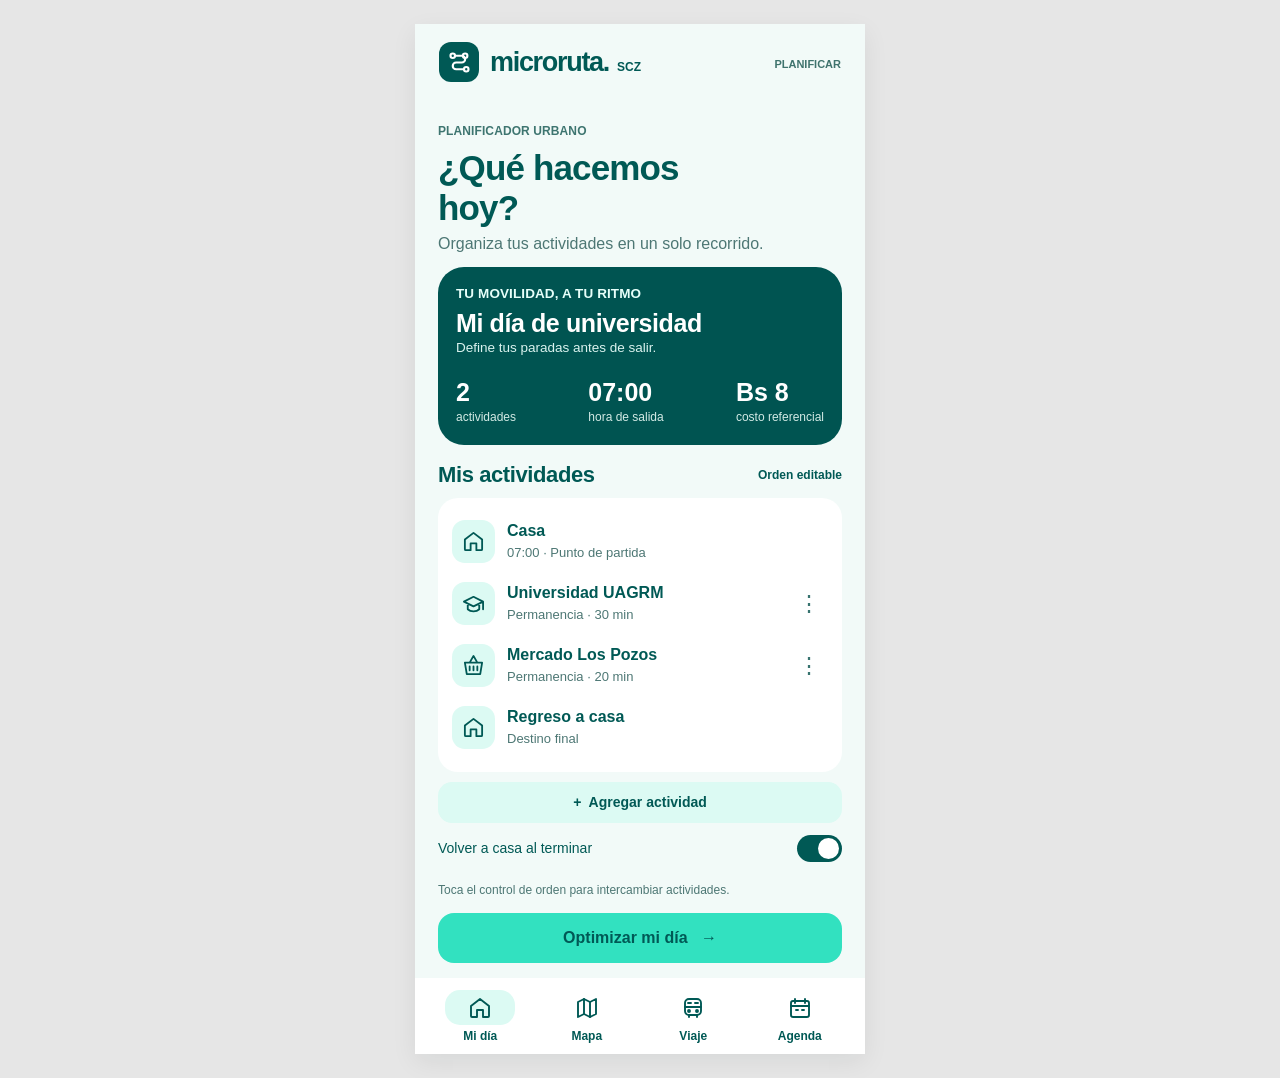
<file: index.html>
<!DOCTYPE html>
<html lang="es">
<head>
  <meta charset="UTF-8">
  <meta name="viewport" content="width=device-width, initial-scale=1.0">
  <title>Planificador | MicroRuta SCZ</title>
  <!-- Estilos compartidos: el diseño está en un archivo CSS -->
  <link rel="stylesheet" href="css/estilos.css">
</head>
<body>
  <div class="pantalla">
    <header class="encabezado">
    <a href="index.html" class="marca" aria-label="MicroRuta SCZ: inicio">
       <span class="simbolo"><svg width="27" height="27" viewBox="0 0 24 24" fill="none" stroke="white" stroke-width="1.9" stroke-linecap="round" stroke-linejoin="round" aria-hidden="true"><circle cx="6" cy="6" r="2"/><circle cx="18" cy="18" r="2"/><circle cx="17" cy="6" r="2"/><path d="M8 6h6a3 3 0 0 1 0 6H9a3 3 0 0 0 0 6h7"/></svg></span>
       <span class="logotipo">microruta.<small>SCZ</small></span>
    </a>
    <span class="etiqueta-encabezado">PLANIFICAR</span>
 </header>
    <main class="contenido">

      <!-- PANTALLA 1 / PLANIFICADOR -->
      <p class="ceja">PLANIFICADOR URBANO</p>
      <h1>¿Qué hacemos<br>hoy?</h1>
      <p class="intro">Organiza tus actividades en un solo recorrido.</p>

      <section class="tarjeta-oscura">
        <p class="ceja">TU MOVILIDAD, A TU RITMO</p>
        <h2>Mi día de universidad</h2>
        <p>Define tus paradas antes de salir.</p>
        <div class="estadisticas">
          <div class="estadistica"><strong id="cantidad-actividades">2</strong><span>actividades</span></div>
          <div class="estadistica"><strong>07:00</strong><span>hora de salida</span></div>
          <div class="estadistica"><strong>Bs 8</strong><span>costo referencial</span></div>
        </div>
      </section>

      <div class="titulo-seccion"><h2>Mis actividades</h2><small>Orden editable</small></div>
      <section class="tarjeta lista-actividades" id="lista-actividades">
         <div class="actividad"  >
   <span class="actividad-icono"><svg width="24" height="24" viewBox="0 0 24 24" fill="none" stroke="currentColor" stroke-width="1.9" stroke-linecap="round" stroke-linejoin="round" aria-hidden="true"><path d="m3 10 9-7 9 7v10a1 1 0 0 1-1 1h-5v-7H9v7H4a1 1 0 0 1-1-1z"/></svg></span>
   <div class="actividad-texto"><strong>Casa</strong><span>07:00 · Punto de partida</span></div>

 </div>
         <div class="actividad" data-editable="si" >
   <span class="actividad-icono"><svg width="24" height="24" viewBox="0 0 24 24" fill="none" stroke="currentColor" stroke-width="1.9" stroke-linecap="round" stroke-linejoin="round" aria-hidden="true"><path d="m2 10 10-5 10 5-10 5zM6 12v6c3 3 9 3 12 0v-6M22 10v8"/></svg></span>
   <div class="actividad-texto"><strong>Universidad UAGRM</strong><span>Permanencia · 30 min</span></div>
   <button class="mover" type="button" title="Mover actividad" onclick="moverActividad(this)">⋮</button>
 </div>
         <div class="actividad" data-editable="si" >
   <span class="actividad-icono"><svg width="24" height="24" viewBox="0 0 24 24" fill="none" stroke="currentColor" stroke-width="1.9" stroke-linecap="round" stroke-linejoin="round" aria-hidden="true"><path d="M3 9h18l-2 12H5L3 9zM8 9l4-7 4 7M8 13v4M12 13v4M16 13v4"/></svg></span>
   <div class="actividad-texto"><strong>Mercado Los Pozos</strong><span>Permanencia · 20 min</span></div>
   <button class="mover" type="button" title="Mover actividad" onclick="moverActividad(this)">⋮</button>
 </div>
         <div class="actividad"  id="actividad-regreso">
   <span class="actividad-icono"><svg width="24" height="24" viewBox="0 0 24 24" fill="none" stroke="currentColor" stroke-width="1.9" stroke-linecap="round" stroke-linejoin="round" aria-hidden="true"><path d="m3 10 9-7 9 7v10a1 1 0 0 1-1 1h-5v-7H9v7H4a1 1 0 0 1-1-1z"/></svg></span>
   <div class="actividad-texto"><strong>Regreso a casa</strong><span>Destino final</span></div>

 </div>
      </section>
      <button class="boton boton-suave boton-pequeno" onclick="agregarActividad()" type="button">+ &nbsp;Agregar actividad</button>
      <div class="fila-interruptor">
        <span>Volver a casa al terminar</span>
        <button class="interruptor activo" id="boton-regreso" aria-label="Volver a casa al terminar" aria-pressed="true" onclick="alternarRegreso()" type="button"><span></span></button>
      </div>
      <p class="nota">Toca el control de orden para intercambiar actividades.</p>
      <div class="acciones-fijas">
        <a class="boton boton-primario" href="resultado.html">Optimizar mi día &nbsp; →</a>
      </div>

    </main>
    <nav class="navegacion" aria-label="Navegación principal">
<a href="index.html" class="activo" aria-current="page"><span class="nav-icono"><svg width="24" height="24" viewBox="0 0 24 24" fill="none" stroke="currentColor" stroke-width="1.9" stroke-linecap="round" stroke-linejoin="round" aria-hidden="true"><path d="m3 10 9-7 9 7v10a1 1 0 0 1-1 1h-5v-7H9v7H4a1 1 0 0 1-1-1z"/></svg></span><span>Mi día</span></a>
<a href="mapa.html" class="" ><span class="nav-icono"><svg width="24" height="24" viewBox="0 0 24 24" fill="none" stroke="currentColor" stroke-width="1.9" stroke-linecap="round" stroke-linejoin="round" aria-hidden="true"><path d="M3 6 9 3l6 3 6-3v15l-6 3-6-3-6 3z"/><path d="M9 3v15M15 6v15"/></svg></span><span>Mapa</span></a>
<a href="viaje.html" class="" ><span class="nav-icono"><svg width="24" height="24" viewBox="0 0 24 24" fill="none" stroke="currentColor" stroke-width="1.9" stroke-linecap="round" stroke-linejoin="round" aria-hidden="true"><rect x="4" y="3" width="16" height="16" rx="4"/><path d="M4 11h16M8 19v2M16 19v2M7 7h3M14 7h3"/><circle cx="8" cy="15" r="1"/><circle cx="16" cy="15" r="1"/></svg></span><span>Viaje</span></a>
<a href="agenda.html" class="" ><span class="nav-icono"><svg width="24" height="24" viewBox="0 0 24 24" fill="none" stroke="currentColor" stroke-width="1.9" stroke-linecap="round" stroke-linejoin="round" aria-hidden="true"><rect x="3" y="5" width="18" height="16" rx="2"/><path d="M7 3v4M17 3v4M3 10h18M8 14h2M14 14h2"/></svg></span><span>Agenda</span></a>
</nav>
  </div>
  <!-- Funciones sencillas (agregar, guardar, marcar pasos, etc.) -->
  <script src="js/funciones.js"></script>
</body>
</html>
</file>
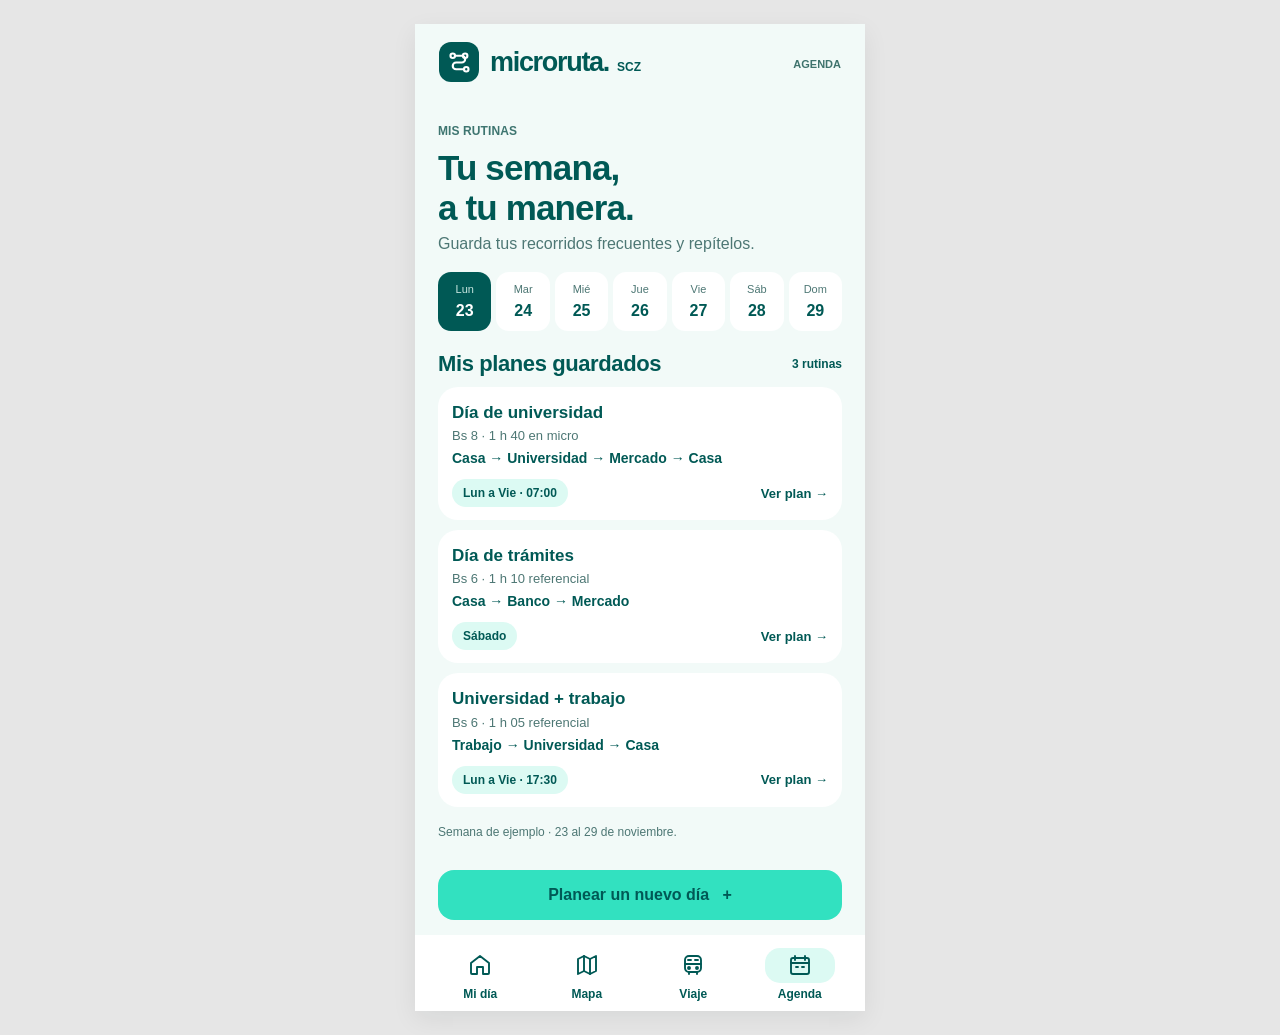
<file: agenda.html>
<!DOCTYPE html>
<html lang="es">
<head>
  <meta charset="UTF-8">
  <meta name="viewport" content="width=device-width, initial-scale=1.0">
  <title>Agenda semanal | MicroRuta SCZ</title>
  <!-- Estilos compartidos: el diseño está en un archivo CSS -->
  <link rel="stylesheet" href="css/estilos.css">
</head>
<body>
  <div class="pantalla">
    <header class="encabezado">
    <a href="index.html" class="marca" aria-label="MicroRuta SCZ: inicio">
       <span class="simbolo"><svg width="27" height="27" viewBox="0 0 24 24" fill="none" stroke="white" stroke-width="1.9" stroke-linecap="round" stroke-linejoin="round" aria-hidden="true"><circle cx="6" cy="6" r="2"/><circle cx="18" cy="18" r="2"/><circle cx="17" cy="6" r="2"/><path d="M8 6h6a3 3 0 0 1 0 6H9a3 3 0 0 0 0 6h7"/></svg></span>
       <span class="logotipo">microruta.<small>SCZ</small></span>
    </a>
    <span class="etiqueta-encabezado">AGENDA</span>
 </header>
    <main class="contenido">

      <!-- PANTALLA 6 / AGENDA -->
      <p class="ceja">MIS RUTINAS</p>
      <h1>Tu semana,<br>a tu manera.</h1>
      <p class="intro">Guarda tus recorridos frecuentes y repítelos.</p>
      <div class="dias-semana" aria-label="Semana de ejemplo: 23 a 29 de noviembre">
        <button type="button" class="dia seleccionado" aria-pressed="true" onclick="seleccionarDia(this)"><small>Lun</small><strong>23</strong></button>
        <button type="button" class="dia" aria-pressed="false" onclick="seleccionarDia(this)"><small>Mar</small><strong>24</strong></button>
        <button type="button" class="dia" aria-pressed="false" onclick="seleccionarDia(this)"><small>Mié</small><strong>25</strong></button>
        <button type="button" class="dia" aria-pressed="false" onclick="seleccionarDia(this)"><small>Jue</small><strong>26</strong></button>
        <button type="button" class="dia" aria-pressed="false" onclick="seleccionarDia(this)"><small>Vie</small><strong>27</strong></button>
        <button type="button" class="dia" aria-pressed="false" onclick="seleccionarDia(this)"><small>Sáb</small><strong>28</strong></button>
        <button type="button" class="dia" aria-pressed="false" onclick="seleccionarDia(this)"><small>Dom</small><strong>29</strong></button>
      </div>
      <div class="titulo-seccion"><h2>Mis planes guardados</h2><small>3 rutinas</small></div>
      <p class="mensaje-exito oculto" id="aviso-guardado">✓ Tu recorrido de universidad está guardado en esta agenda.</p>
      <article class="tarjeta plan-tarjeta"><h3>Día de universidad</h3><p>Bs 8 · 1 h 40 en micro</p><div class="camino">Casa → Universidad → Mercado → Casa</div><div class="plan-acciones"><span class="plan-fecha">Lun a Vie · 07:00</span><a href="resultado.html">Ver plan →</a></div></article>
      <article class="tarjeta plan-tarjeta"><h3>Día de trámites</h3><p>Bs 6 · 1 h 10 referencial</p><div class="camino">Casa → Banco → Mercado</div><div class="plan-acciones"><span class="plan-fecha">Sábado</span><a href="resultado.html">Ver plan →</a></div></article>
      <article class="tarjeta plan-tarjeta"><h3>Universidad + trabajo</h3><p>Bs 6 · 1 h 05 referencial</p><div class="camino">Trabajo → Universidad → Casa</div><div class="plan-acciones"><span class="plan-fecha">Lun a Vie · 17:30</span><a href="resultado.html">Ver plan →</a></div></article>
      <p class="nota" style="margin-top:17px">Semana de ejemplo · 23 al 29 de noviembre.</p>
      <div class="acciones-fijas" style="margin-top:20px">
         <a class="boton boton-primario" href="index.html">Planear un nuevo día &nbsp; +</a>
      </div>

    </main>
    <nav class="navegacion" aria-label="Navegación principal">
<a href="index.html" class="" ><span class="nav-icono"><svg width="24" height="24" viewBox="0 0 24 24" fill="none" stroke="currentColor" stroke-width="1.9" stroke-linecap="round" stroke-linejoin="round" aria-hidden="true"><path d="m3 10 9-7 9 7v10a1 1 0 0 1-1 1h-5v-7H9v7H4a1 1 0 0 1-1-1z"/></svg></span><span>Mi día</span></a>
<a href="mapa.html" class="" ><span class="nav-icono"><svg width="24" height="24" viewBox="0 0 24 24" fill="none" stroke="currentColor" stroke-width="1.9" stroke-linecap="round" stroke-linejoin="round" aria-hidden="true"><path d="M3 6 9 3l6 3 6-3v15l-6 3-6-3-6 3z"/><path d="M9 3v15M15 6v15"/></svg></span><span>Mapa</span></a>
<a href="viaje.html" class="" ><span class="nav-icono"><svg width="24" height="24" viewBox="0 0 24 24" fill="none" stroke="currentColor" stroke-width="1.9" stroke-linecap="round" stroke-linejoin="round" aria-hidden="true"><rect x="4" y="3" width="16" height="16" rx="4"/><path d="M4 11h16M8 19v2M16 19v2M7 7h3M14 7h3"/><circle cx="8" cy="15" r="1"/><circle cx="16" cy="15" r="1"/></svg></span><span>Viaje</span></a>
<a href="agenda.html" class="activo" aria-current="page"><span class="nav-icono"><svg width="24" height="24" viewBox="0 0 24 24" fill="none" stroke="currentColor" stroke-width="1.9" stroke-linecap="round" stroke-linejoin="round" aria-hidden="true"><rect x="3" y="5" width="18" height="16" rx="2"/><path d="M7 3v4M17 3v4M3 10h18M8 14h2M14 14h2"/></svg></span><span>Agenda</span></a>
</nav>
  </div>
  <!-- Funciones sencillas (agregar, guardar, marcar pasos, etc.) -->
  <script src="js/funciones.js"></script>
</body>
</html>
</file>
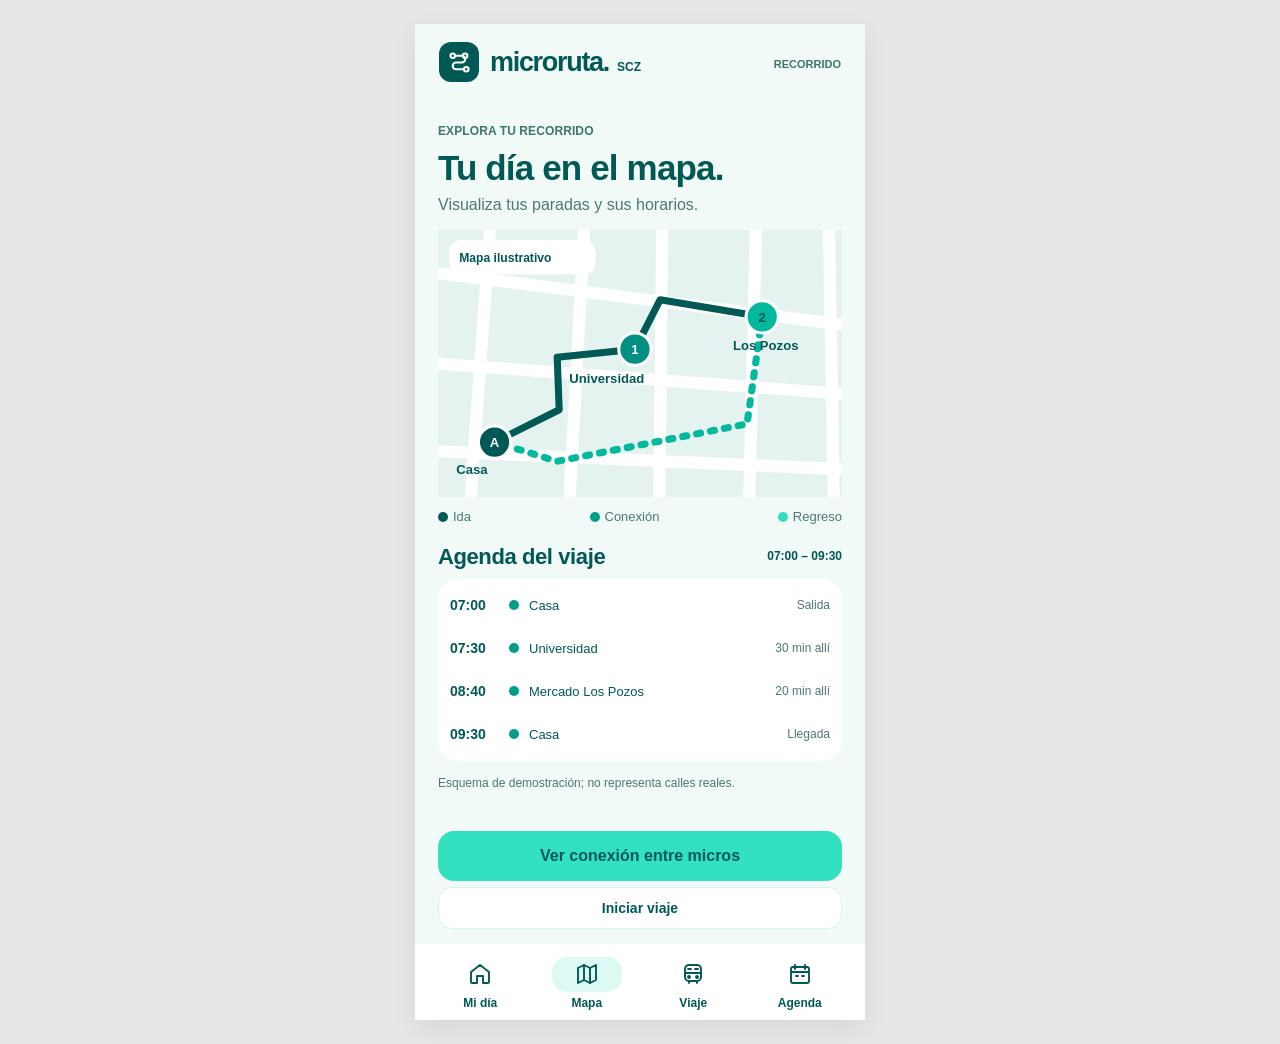
<file: mapa.html>
<!DOCTYPE html>
<html lang="es">
<head>
  <meta charset="UTF-8">
  <meta name="viewport" content="width=device-width, initial-scale=1.0">
  <title>Mapa del recorrido | MicroRuta SCZ</title>
  <!-- Estilos compartidos: el diseño está en un archivo CSS -->
  <link rel="stylesheet" href="css/estilos.css">
</head>
<body>
  <div class="pantalla">
    <header class="encabezado">
    <a href="index.html" class="marca" aria-label="MicroRuta SCZ: inicio">
       <span class="simbolo"><svg width="27" height="27" viewBox="0 0 24 24" fill="none" stroke="white" stroke-width="1.9" stroke-linecap="round" stroke-linejoin="round" aria-hidden="true"><circle cx="6" cy="6" r="2"/><circle cx="18" cy="18" r="2"/><circle cx="17" cy="6" r="2"/><path d="M8 6h6a3 3 0 0 1 0 6H9a3 3 0 0 0 0 6h7"/></svg></span>
       <span class="logotipo">microruta.<small>SCZ</small></span>
    </a>
    <span class="etiqueta-encabezado">RECORRIDO</span>
 </header>
    <main class="contenido">

      <!-- PANTALLA 3 / MAPA -->
      <p class="ceja">EXPLORA TU RECORRIDO</p>
      <h1>Tu día en el mapa.</h1>
      <p class="intro">Visualiza tus paradas y sus horarios.</p>
      <div class="mapa-ilustrativo"><svg viewBox="0 0 400 264" xmlns="http://www.w3.org/2000/svg" role="img" aria-label="Mapa de ejemplo con Casa, Universidad y Mercado Los Pozos">
 <rect width="400" height="264" fill="#e4f3ef"/>
 <g fill="none" stroke="#fff" stroke-width="12">
  <path d="M52 -8 32 270M145 -6 130 271M222 -5 219 272M315 -8 308 270M387 -4 392 270"/>
  <path d="M-5 42 410 95M-5 132 412 163M-5 219 406 237"/>
 </g>
 <path d="M56 210L120 178L118 126L195 118L220 69L321 86" stroke="#005955" stroke-width="7" fill="none" stroke-linecap="round" stroke-linejoin="round"/>
 <path d="M321 86L306 192L118 229L56 210" stroke="#02b99d" stroke-width="7" fill="none" stroke-linecap="round" stroke-linejoin="round" stroke-dasharray="4 10"/>
 <rect x="11" y="10" width="145" height="34" rx="12" fill="white"/>
 <text x="21" y="32" font-size="12" font-weight="bold" font-family="Arial" fill="#005955">Mapa ilustrativo</text>
 <g font-family="Arial" font-weight="bold" font-size="13" text-anchor="middle">
  <circle cx="56" cy="210" r="16" fill="#005955" stroke="white" stroke-width="3"/><text x="56" y="215" fill="white">A</text>
  <circle cx="195" cy="118" r="16" fill="#008f80" stroke="white" stroke-width="3"/><text x="195" y="123" fill="white">1</text>
  <circle cx="321" cy="86" r="16" fill="#02b99d" stroke="white" stroke-width="3"/><text x="321" y="91" fill="#005955">2</text>
 </g>
 <g fill="#005955" font-family="Arial" font-weight="bold" font-size="13">
  <text x="18" y="242">Casa</text><text x="130" y="151">Universidad</text><text x="292" y="119">Los Pozos</text>
 </g>
</svg></div>
      <div class="leyenda"><span><i class="punto ida"></i>Ida</span><span><i class="punto conexion"></i>Conexión</span><span><i class="punto regreso"></i>Regreso</span></div>
      <div class="titulo-seccion"><h2>Agenda del viaje</h2><small>07:00 – 09:30</small></div>
      <section class="tarjeta agenda-viaje">
        <div class="hora-evento"><strong>07:00</strong><i class="punto conexion"></i><span>Casa</span><span class="momento">Salida</span></div>
        <div class="hora-evento"><strong>07:30</strong><i class="punto conexion"></i><span>Universidad</span><span class="momento">30 min allí</span></div>
        <div class="hora-evento"><strong>08:40</strong><i class="punto conexion"></i><span>Mercado Los Pozos</span><span class="momento">20 min allí</span></div>
        <div class="hora-evento"><strong>09:30</strong><i class="punto conexion"></i><span>Casa</span><span class="momento">Llegada</span></div>
      </section>
      <p class="nota" style="margin-top:14px">Esquema de demostración; no representa calles reales.</p>
      <div class="acciones-fijas" style="margin-top:30px">
        <a href="transbordo.html" class="boton boton-primario">Ver conexión entre micros</a>
        <a href="viaje.html" class="boton boton-blanco boton-pequeno">Iniciar viaje</a>
      </div>

    </main>
    <nav class="navegacion" aria-label="Navegación principal">
<a href="index.html" class="" ><span class="nav-icono"><svg width="24" height="24" viewBox="0 0 24 24" fill="none" stroke="currentColor" stroke-width="1.9" stroke-linecap="round" stroke-linejoin="round" aria-hidden="true"><path d="m3 10 9-7 9 7v10a1 1 0 0 1-1 1h-5v-7H9v7H4a1 1 0 0 1-1-1z"/></svg></span><span>Mi día</span></a>
<a href="mapa.html" class="activo" aria-current="page"><span class="nav-icono"><svg width="24" height="24" viewBox="0 0 24 24" fill="none" stroke="currentColor" stroke-width="1.9" stroke-linecap="round" stroke-linejoin="round" aria-hidden="true"><path d="M3 6 9 3l6 3 6-3v15l-6 3-6-3-6 3z"/><path d="M9 3v15M15 6v15"/></svg></span><span>Mapa</span></a>
<a href="viaje.html" class="" ><span class="nav-icono"><svg width="24" height="24" viewBox="0 0 24 24" fill="none" stroke="currentColor" stroke-width="1.9" stroke-linecap="round" stroke-linejoin="round" aria-hidden="true"><rect x="4" y="3" width="16" height="16" rx="4"/><path d="M4 11h16M8 19v2M16 19v2M7 7h3M14 7h3"/><circle cx="8" cy="15" r="1"/><circle cx="16" cy="15" r="1"/></svg></span><span>Viaje</span></a>
<a href="agenda.html" class="" ><span class="nav-icono"><svg width="24" height="24" viewBox="0 0 24 24" fill="none" stroke="currentColor" stroke-width="1.9" stroke-linecap="round" stroke-linejoin="round" aria-hidden="true"><rect x="3" y="5" width="18" height="16" rx="2"/><path d="M7 3v4M17 3v4M3 10h18M8 14h2M14 14h2"/></svg></span><span>Agenda</span></a>
</nav>
  </div>
  <!-- Funciones sencillas (agregar, guardar, marcar pasos, etc.) -->
  <script src="js/funciones.js"></script>
</body>
</html>
</file>
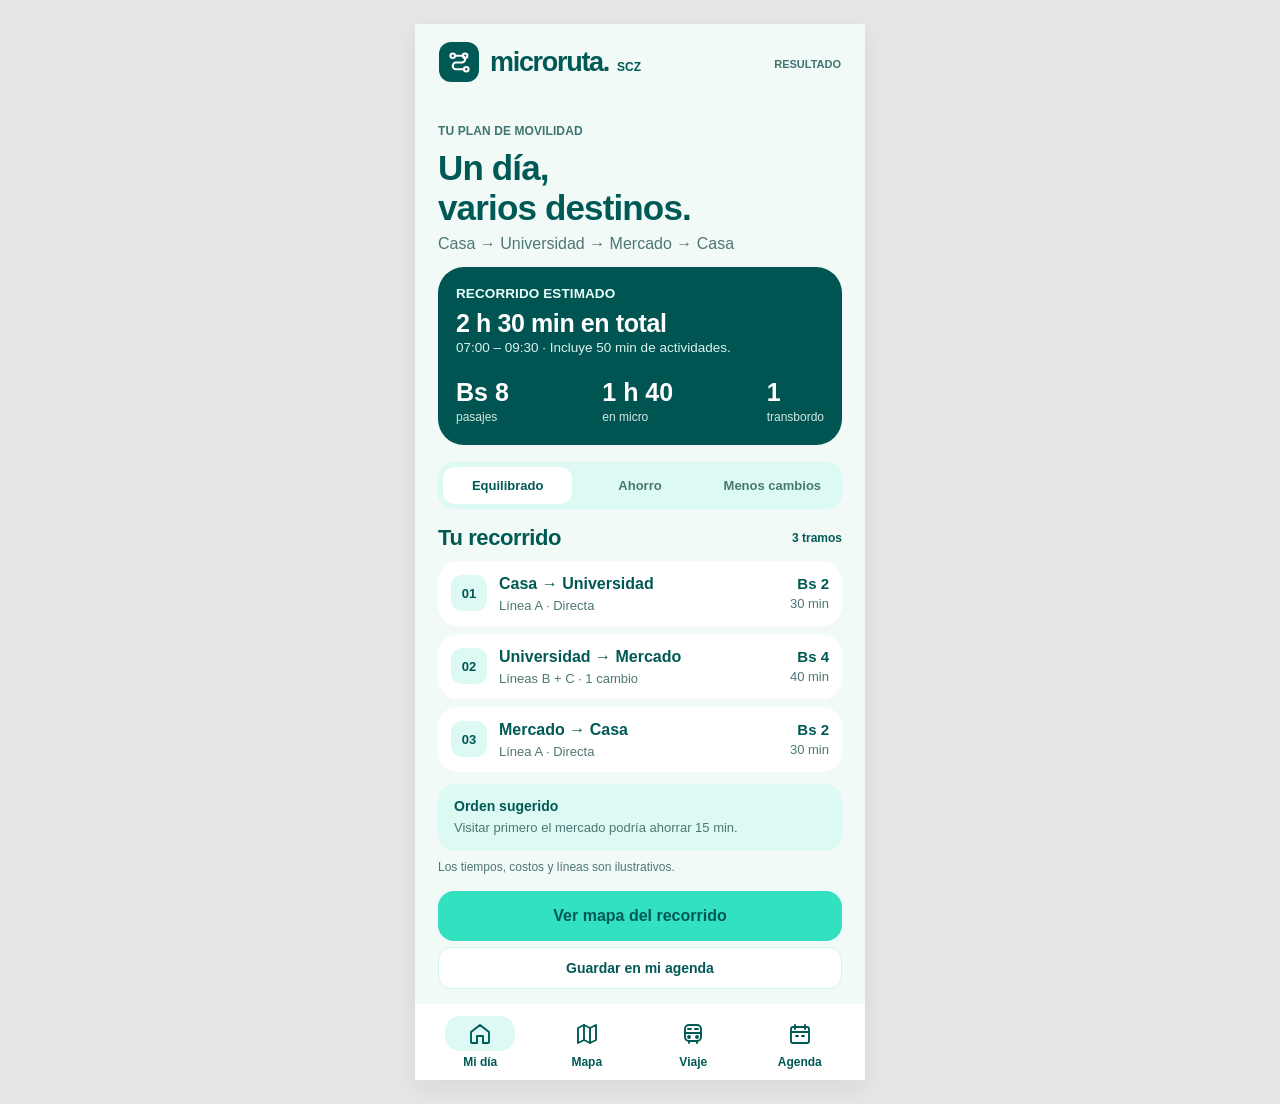
<file: resultado.html>
<!DOCTYPE html>
<html lang="es">
<head>
  <meta charset="UTF-8">
  <meta name="viewport" content="width=device-width, initial-scale=1.0">
  <title>Resultado de movilidad | MicroRuta SCZ</title>
  <!-- Estilos compartidos: el diseño está en un archivo CSS -->
  <link rel="stylesheet" href="css/estilos.css">
</head>
<body>
  <div class="pantalla">
    <header class="encabezado">
    <a href="index.html" class="marca" aria-label="MicroRuta SCZ: inicio">
       <span class="simbolo"><svg width="27" height="27" viewBox="0 0 24 24" fill="none" stroke="white" stroke-width="1.9" stroke-linecap="round" stroke-linejoin="round" aria-hidden="true"><circle cx="6" cy="6" r="2"/><circle cx="18" cy="18" r="2"/><circle cx="17" cy="6" r="2"/><path d="M8 6h6a3 3 0 0 1 0 6H9a3 3 0 0 0 0 6h7"/></svg></span>
       <span class="logotipo">microruta.<small>SCZ</small></span>
    </a>
    <span class="etiqueta-encabezado">RESULTADO</span>
 </header>
    <main class="contenido">

      <!-- PANTALLA 2 / RESULTADO -->
      <p class="ceja">TU PLAN DE MOVILIDAD</p>
      <h1>Un día,<br>varios destinos.</h1>
      <p class="intro">Casa → Universidad → Mercado → Casa</p>
      <section class="tarjeta-oscura">
        <p class="ceja">RECORRIDO ESTIMADO</p>
        <h2>2 h 30 min en total</h2>
        <p>07:00 – 09:30 · Incluye 50 min de actividades.</p>
        <div class="estadisticas">
          <div class="estadistica"><strong>Bs 8</strong><span>pasajes</span></div>
          <div class="estadistica"><strong>1 h 40</strong><span>en micro</span></div>
          <div class="estadistica"><strong>1</strong><span>transbordo</span></div>
        </div>
      </section>
      <div class="conjunto-opciones" aria-label="Preferencia de recorrido">
        <button type="button" class="opcion seleccionada" onclick="seleccionarOpcion(this,'Visitar primero el mercado podría ahorrar 15 min.')">Equilibrado</button>
        <button type="button" class="opcion" onclick="seleccionarOpcion(this,'Busca una alternativa con menor costo; datos de demostración.')">Ahorro</button>
        <button type="button" class="opcion" onclick="seleccionarOpcion(this,'Prioriza recorridos directos cuando estén disponibles.')">Menos cambios</button>
      </div>
      <div class="titulo-seccion"><h2>Tu recorrido</h2><small>3 tramos</small></div>
      <section aria-label="Tres tramos del recorrido">
        <div class="tarjeta tramo"><span class="numero-tramo">01</span><div class="tramo-texto"><h3>Casa → Universidad</h3><p>Línea A · Directa</p></div><div class="tramo-cifras"><strong>Bs 2</strong><span>30 min</span></div></div>
        <div class="tarjeta tramo"><span class="numero-tramo">02</span><div class="tramo-texto"><h3>Universidad → Mercado</h3><p>Líneas B + C · 1 cambio</p></div><div class="tramo-cifras"><strong>Bs 4</strong><span>40 min</span></div></div>
        <div class="tarjeta tramo"><span class="numero-tramo">03</span><div class="tramo-texto"><h3>Mercado → Casa</h3><p>Línea A · Directa</p></div><div class="tramo-cifras"><strong>Bs 2</strong><span>30 min</span></div></div>
      </section>
      <div class="aviso"><strong>Orden sugerido</strong><p id="texto-sugerencia">Visitar primero el mercado podría ahorrar 15 min.</p></div>
      <p class="nota">Los tiempos, costos y líneas son ilustrativos.</p>
      <div class="acciones-fijas">
        <a class="boton boton-primario" href="mapa.html">Ver mapa del recorrido</a>
        <button class="boton boton-blanco boton-pequeno" type="button" onclick="guardarAgenda()">Guardar en mi agenda</button>
      </div>

    </main>
    <nav class="navegacion" aria-label="Navegación principal">
<a href="index.html" class="activo" aria-current="page"><span class="nav-icono"><svg width="24" height="24" viewBox="0 0 24 24" fill="none" stroke="currentColor" stroke-width="1.9" stroke-linecap="round" stroke-linejoin="round" aria-hidden="true"><path d="m3 10 9-7 9 7v10a1 1 0 0 1-1 1h-5v-7H9v7H4a1 1 0 0 1-1-1z"/></svg></span><span>Mi día</span></a>
<a href="mapa.html" class="" ><span class="nav-icono"><svg width="24" height="24" viewBox="0 0 24 24" fill="none" stroke="currentColor" stroke-width="1.9" stroke-linecap="round" stroke-linejoin="round" aria-hidden="true"><path d="M3 6 9 3l6 3 6-3v15l-6 3-6-3-6 3z"/><path d="M9 3v15M15 6v15"/></svg></span><span>Mapa</span></a>
<a href="viaje.html" class="" ><span class="nav-icono"><svg width="24" height="24" viewBox="0 0 24 24" fill="none" stroke="currentColor" stroke-width="1.9" stroke-linecap="round" stroke-linejoin="round" aria-hidden="true"><rect x="4" y="3" width="16" height="16" rx="4"/><path d="M4 11h16M8 19v2M16 19v2M7 7h3M14 7h3"/><circle cx="8" cy="15" r="1"/><circle cx="16" cy="15" r="1"/></svg></span><span>Viaje</span></a>
<a href="agenda.html" class="" ><span class="nav-icono"><svg width="24" height="24" viewBox="0 0 24 24" fill="none" stroke="currentColor" stroke-width="1.9" stroke-linecap="round" stroke-linejoin="round" aria-hidden="true"><rect x="3" y="5" width="18" height="16" rx="2"/><path d="M7 3v4M17 3v4M3 10h18M8 14h2M14 14h2"/></svg></span><span>Agenda</span></a>
</nav>
  </div>
  <!-- Funciones sencillas (agregar, guardar, marcar pasos, etc.) -->
  <script src="js/funciones.js"></script>
</body>
</html>
</file>
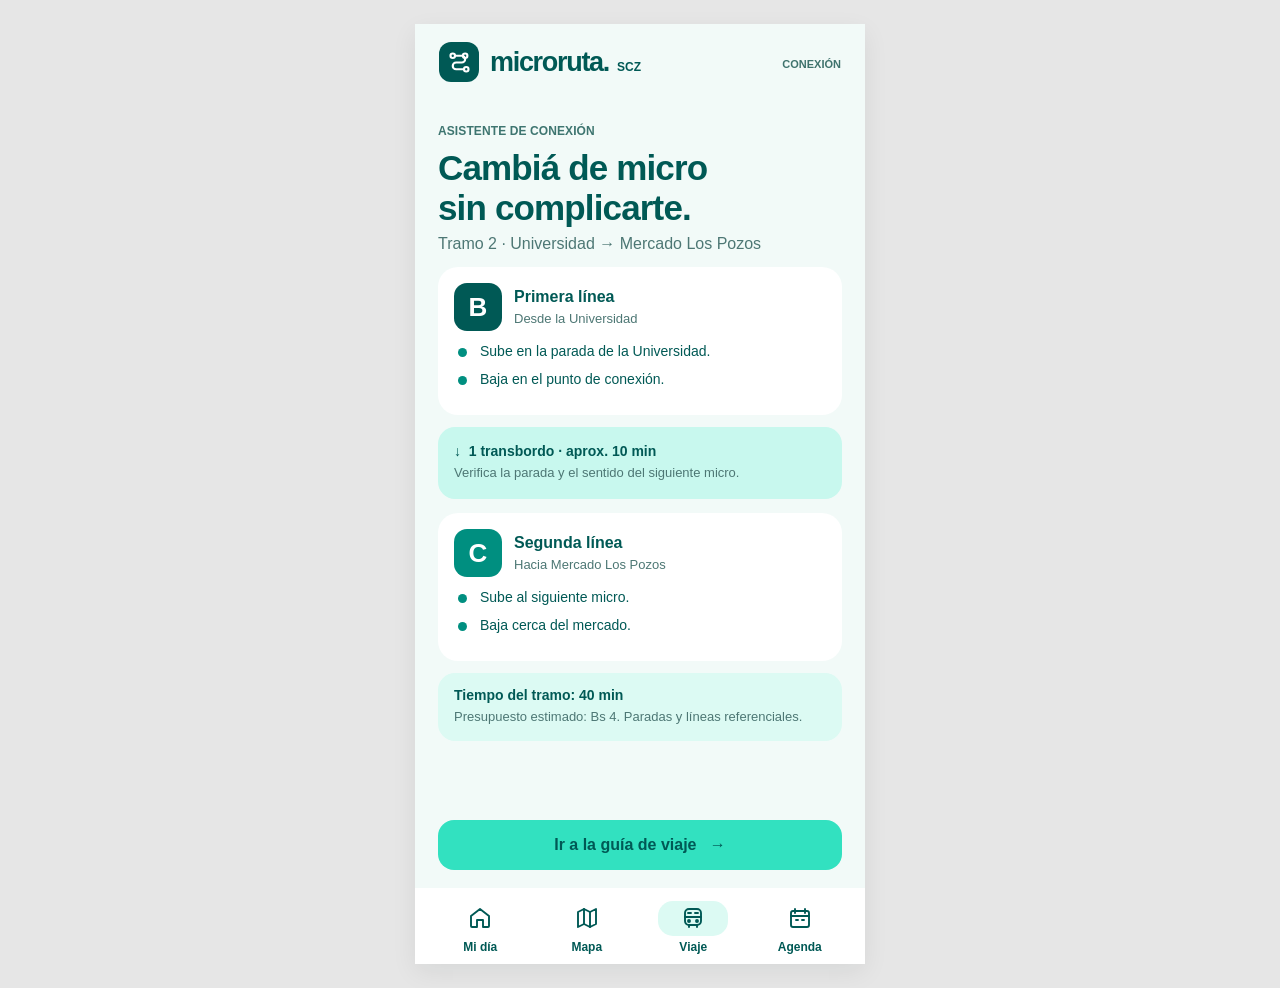
<file: transbordo.html>
<!DOCTYPE html>
<html lang="es">
<head>
  <meta charset="UTF-8">
  <meta name="viewport" content="width=device-width, initial-scale=1.0">
  <title>Asistente de transbordo | MicroRuta SCZ</title>
  <!-- Estilos compartidos: el diseño está en un archivo CSS -->
  <link rel="stylesheet" href="css/estilos.css">
</head>
<body>
  <div class="pantalla">
    <header class="encabezado">
    <a href="index.html" class="marca" aria-label="MicroRuta SCZ: inicio">
       <span class="simbolo"><svg width="27" height="27" viewBox="0 0 24 24" fill="none" stroke="white" stroke-width="1.9" stroke-linecap="round" stroke-linejoin="round" aria-hidden="true"><circle cx="6" cy="6" r="2"/><circle cx="18" cy="18" r="2"/><circle cx="17" cy="6" r="2"/><path d="M8 6h6a3 3 0 0 1 0 6H9a3 3 0 0 0 0 6h7"/></svg></span>
       <span class="logotipo">microruta.<small>SCZ</small></span>
    </a>
    <span class="etiqueta-encabezado">CONEXIÓN</span>
 </header>
    <main class="contenido">

      <!-- PANTALLA 4 / TRANSBORDO -->
      <p class="ceja">ASISTENTE DE CONEXIÓN</p>
      <h1>Cambiá de micro<br>sin complicarte.</h1>
      <p class="intro">Tramo 2 · Universidad → Mercado Los Pozos</p>
      <section class="tarjeta tarjeta-linea">
        <div class="linea-titulo"><span class="linea-letra">B</span><div><strong>Primera línea</strong><span>Desde la Universidad</span></div></div>
        <ul class="pasos-linea"><li>Sube en la parada de la Universidad.</li><li>Baja en el punto de conexión.</li></ul>
      </section>
      <div class="aviso aviso-menta" style="padding:16px"><strong>↓ &nbsp;1 transbordo · aprox. 10 min</strong><p>Verifica la parada y el sentido del siguiente micro.</p></div>
      <section class="tarjeta tarjeta-linea" style="margin-top:14px">
        <div class="linea-titulo"><span class="linea-letra clara">C</span><div><strong>Segunda línea</strong><span>Hacia Mercado Los Pozos</span></div></div>
        <ul class="pasos-linea"><li>Sube al siguiente micro.</li><li>Baja cerca del mercado.</li></ul>
      </section>
      <div class="aviso"><strong>Tiempo del tramo: 40 min</strong><p>Presupuesto estimado: Bs 4. Paradas y líneas referenciales.</p></div>
      <div class="acciones-fijas" style="margin-top:70px">
        <a class="boton boton-primario" href="viaje.html">Ir a la guía de viaje &nbsp; →</a>
      </div>

    </main>
    <nav class="navegacion" aria-label="Navegación principal">
<a href="index.html" class="" ><span class="nav-icono"><svg width="24" height="24" viewBox="0 0 24 24" fill="none" stroke="currentColor" stroke-width="1.9" stroke-linecap="round" stroke-linejoin="round" aria-hidden="true"><path d="m3 10 9-7 9 7v10a1 1 0 0 1-1 1h-5v-7H9v7H4a1 1 0 0 1-1-1z"/></svg></span><span>Mi día</span></a>
<a href="mapa.html" class="" ><span class="nav-icono"><svg width="24" height="24" viewBox="0 0 24 24" fill="none" stroke="currentColor" stroke-width="1.9" stroke-linecap="round" stroke-linejoin="round" aria-hidden="true"><path d="M3 6 9 3l6 3 6-3v15l-6 3-6-3-6 3z"/><path d="M9 3v15M15 6v15"/></svg></span><span>Mapa</span></a>
<a href="viaje.html" class="activo" aria-current="page"><span class="nav-icono"><svg width="24" height="24" viewBox="0 0 24 24" fill="none" stroke="currentColor" stroke-width="1.9" stroke-linecap="round" stroke-linejoin="round" aria-hidden="true"><rect x="4" y="3" width="16" height="16" rx="4"/><path d="M4 11h16M8 19v2M16 19v2M7 7h3M14 7h3"/><circle cx="8" cy="15" r="1"/><circle cx="16" cy="15" r="1"/></svg></span><span>Viaje</span></a>
<a href="agenda.html" class="" ><span class="nav-icono"><svg width="24" height="24" viewBox="0 0 24 24" fill="none" stroke="currentColor" stroke-width="1.9" stroke-linecap="round" stroke-linejoin="round" aria-hidden="true"><rect x="3" y="5" width="18" height="16" rx="2"/><path d="M7 3v4M17 3v4M3 10h18M8 14h2M14 14h2"/></svg></span><span>Agenda</span></a>
</nav>
  </div>
  <!-- Funciones sencillas (agregar, guardar, marcar pasos, etc.) -->
  <script src="js/funciones.js"></script>
</body>
</html>
</file>
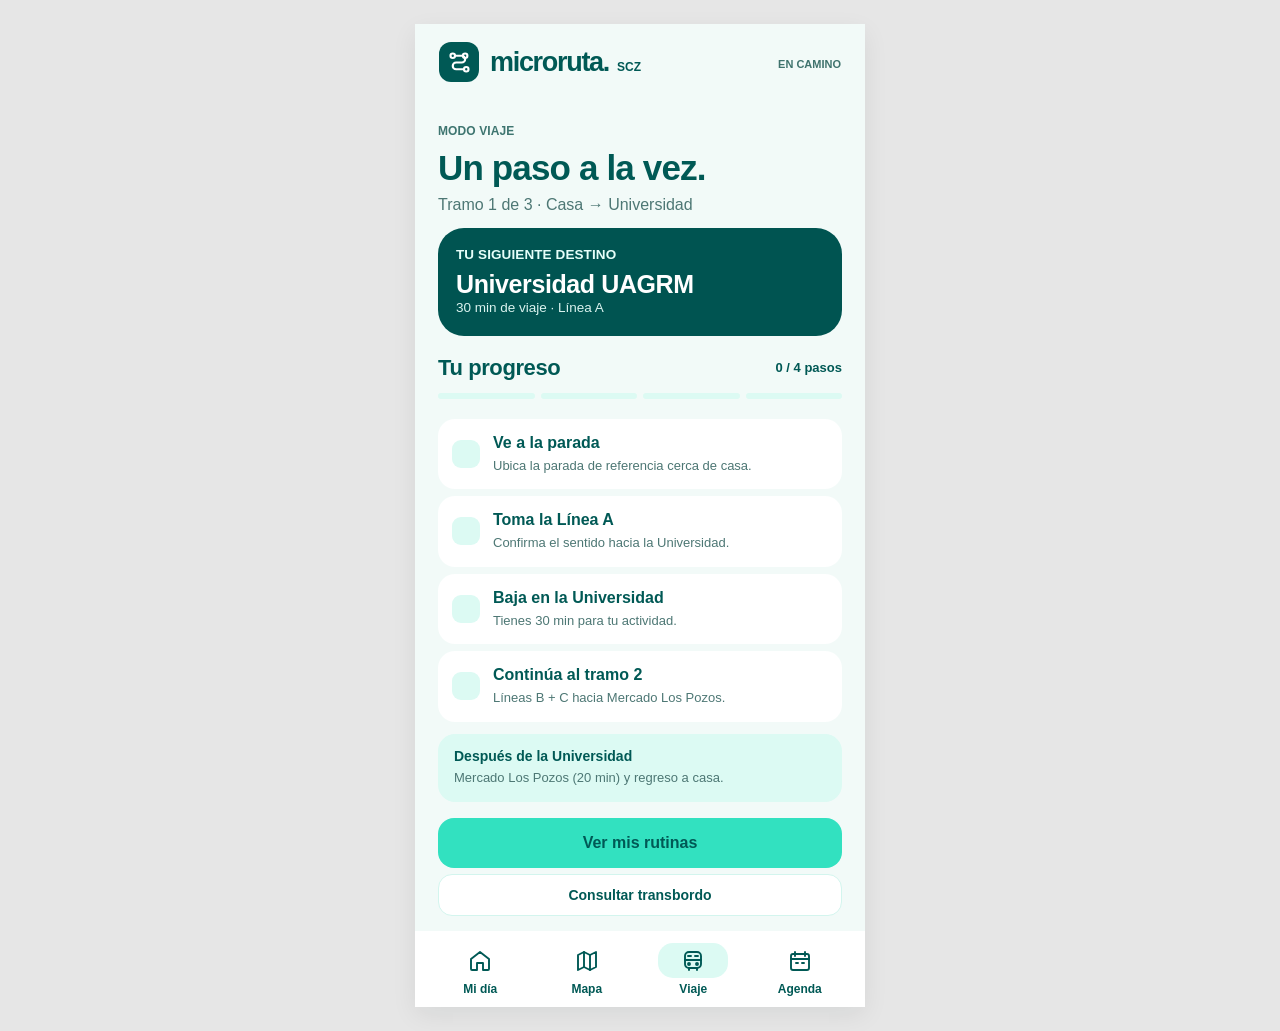
<file: viaje.html>
<!DOCTYPE html>
<html lang="es">
<head>
  <meta charset="UTF-8">
  <meta name="viewport" content="width=device-width, initial-scale=1.0">
  <title>Guía del viaje | MicroRuta SCZ</title>
  <!-- Estilos compartidos: el diseño está en un archivo CSS -->
  <link rel="stylesheet" href="css/estilos.css">
</head>
<body>
  <div class="pantalla">
    <header class="encabezado">
    <a href="index.html" class="marca" aria-label="MicroRuta SCZ: inicio">
       <span class="simbolo"><svg width="27" height="27" viewBox="0 0 24 24" fill="none" stroke="white" stroke-width="1.9" stroke-linecap="round" stroke-linejoin="round" aria-hidden="true"><circle cx="6" cy="6" r="2"/><circle cx="18" cy="18" r="2"/><circle cx="17" cy="6" r="2"/><path d="M8 6h6a3 3 0 0 1 0 6H9a3 3 0 0 0 0 6h7"/></svg></span>
       <span class="logotipo">microruta.<small>SCZ</small></span>
    </a>
    <span class="etiqueta-encabezado">EN CAMINO</span>
 </header>
    <main class="contenido">

      <!-- PANTALLA 5 / MODO VIAJE -->
      <p class="ceja">MODO VIAJE</p>
      <h1>Un paso a la vez.</h1>
      <p class="intro">Tramo 1 de 3 · Casa → Universidad</p>
      <section class="tarjeta-oscura">
        <p class="ceja">TU SIGUIENTE DESTINO</p>
        <h2>Universidad UAGRM</h2>
        <p>30 min de viaje · Línea A</p>
      </section>
      <div class="fila-progreso"><h2>Tu progreso</h2><strong><span id="numero-progreso">0</span> / 4 pasos</strong></div>
      <div class="barra-progreso" aria-label="Avance del recorrido"><span class="segmento"></span><span class="segmento"></span><span class="segmento"></span><span class="segmento"></span></div>
      <button class="paso-viaje" type="button" onclick="cambiarPaso(this)"><span class="paso-check"></span><span><strong>Ve a la parada</strong><small>Ubica la parada de referencia cerca de casa.</small></span></button>
      <button class="paso-viaje" type="button" onclick="cambiarPaso(this)"><span class="paso-check"></span><span><strong>Toma la Línea A</strong><small>Confirma el sentido hacia la Universidad.</small></span></button>
      <button class="paso-viaje" type="button" onclick="cambiarPaso(this)"><span class="paso-check"></span><span><strong>Baja en la Universidad</strong><small>Tienes 30 min para tu actividad.</small></span></button>
      <button class="paso-viaje" type="button" onclick="cambiarPaso(this)"><span class="paso-check"></span><span><strong>Continúa al tramo 2</strong><small>Líneas B + C hacia Mercado Los Pozos.</small></span></button>
      <div class="aviso"><strong>Después de la Universidad</strong><p>Mercado Los Pozos (20 min) y regreso a casa.</p></div>
      <div class="acciones-fijas">
        <a class="boton boton-primario" href="agenda.html">Ver mis rutinas</a>
        <a class="boton boton-blanco boton-pequeno" href="transbordo.html">Consultar transbordo</a>
      </div>

    </main>
    <nav class="navegacion" aria-label="Navegación principal">
<a href="index.html" class="" ><span class="nav-icono"><svg width="24" height="24" viewBox="0 0 24 24" fill="none" stroke="currentColor" stroke-width="1.9" stroke-linecap="round" stroke-linejoin="round" aria-hidden="true"><path d="m3 10 9-7 9 7v10a1 1 0 0 1-1 1h-5v-7H9v7H4a1 1 0 0 1-1-1z"/></svg></span><span>Mi día</span></a>
<a href="mapa.html" class="" ><span class="nav-icono"><svg width="24" height="24" viewBox="0 0 24 24" fill="none" stroke="currentColor" stroke-width="1.9" stroke-linecap="round" stroke-linejoin="round" aria-hidden="true"><path d="M3 6 9 3l6 3 6-3v15l-6 3-6-3-6 3z"/><path d="M9 3v15M15 6v15"/></svg></span><span>Mapa</span></a>
<a href="viaje.html" class="activo" aria-current="page"><span class="nav-icono"><svg width="24" height="24" viewBox="0 0 24 24" fill="none" stroke="currentColor" stroke-width="1.9" stroke-linecap="round" stroke-linejoin="round" aria-hidden="true"><rect x="4" y="3" width="16" height="16" rx="4"/><path d="M4 11h16M8 19v2M16 19v2M7 7h3M14 7h3"/><circle cx="8" cy="15" r="1"/><circle cx="16" cy="15" r="1"/></svg></span><span>Viaje</span></a>
<a href="agenda.html" class="" ><span class="nav-icono"><svg width="24" height="24" viewBox="0 0 24 24" fill="none" stroke="currentColor" stroke-width="1.9" stroke-linecap="round" stroke-linejoin="round" aria-hidden="true"><rect x="3" y="5" width="18" height="16" rx="2"/><path d="M7 3v4M17 3v4M3 10h18M8 14h2M14 14h2"/></svg></span><span>Agenda</span></a>
</nav>
  </div>
  <!-- Funciones sencillas (agregar, guardar, marcar pasos, etc.) -->
  <script src="js/funciones.js"></script>
</body>
</html>
</file>
<file: css/estilos.css>
/* ====================================================
   MICRORUTA SCZ – ESTILOS DE LAS 6 PANTALLAS
   Un solo archivo CSS, compartido por todas las páginas.
   ==================================================== */
:root {
  --verde: #005955;
  --verde-oscuro: #005451;
  --verde-medio: #008f80;
  --menta: #32e1c0;
  --menta-claro: #dcfaf3;
  --fondo: #f2faf8;
  --texto-secundario: #4d7774;
  --blanco: #ffffff;
}
* { box-sizing: border-box; }
html { scroll-behavior: smooth; }
body { margin: 0; padding: 24px; background: #e6e6e6; color: var(--verde); font-family: Arial, Helvetica, sans-serif; }
a { text-decoration: none; color: inherit; }
button { cursor: pointer; font: inherit; }
button:focus-visible, a:focus-visible, input:focus-visible { outline: 3px solid #0abda9; outline-offset: 3px; }
.pantalla { max-width: 450px; min-height: 940px; margin: 0 auto; background: var(--fondo); display: flex; flex-direction: column; box-shadow: 0 8px 24px rgba(0, 30, 35, .07); }
.encabezado { height: 84px; flex-shrink: 0; padding: 18px 24px 8px; display: flex; justify-content: space-between; align-items: flex-start; gap: 8px; }
.marca { display:flex; align-items:center; gap: 11px; min-width: 0; }
.simbolo { width: 40px; height: 40px; border-radius: 12px; background: var(--verde); display:flex; align-items:center; justify-content:center; flex-shrink:0; }
.simbolo svg { width: 27px; height: 27px; }
.logotipo { font-size: 27px; font-weight: 800; letter-spacing: -1.3px; line-height: 1; white-space: nowrap; }
.logotipo small { font-size: 12px; letter-spacing: 0; margin-left: 8px; font-weight: bold; }
.etiqueta-encabezado { font-size: 11px; font-weight: bold; margin-top: 16px; color: #3f736d; white-space: nowrap; }
.contenido { flex: 1; padding: 16px 23px 8px; }
.ceja { margin: 0 0 10px; font-size: 12px; letter-spacing: .1px; font-weight: bold; color: #3e7570; text-transform: uppercase; }
h1 { margin: 0 0 6px; font-size: 35px; font-weight: 800; letter-spacing: -.85px; line-height: 1.13; color: var(--verde); }
h2 { font-size: 22px; margin: 0 0 11px; letter-spacing: -.4px; line-height: 1.14; }
h3 { font-size: 16px; margin:0; line-height: 1.25; }
p { margin:0; }
.intro { font-size: 16px; line-height: 1.4; color: var(--texto-secundario); margin-bottom: 12px; }
.tarjeta-oscura { background: var(--verde-oscuro); color: white; border-radius: 26px; padding: 19px 18px 21px; margin: 12px 0 17px; }
.tarjeta-oscura .ceja { color: #e6fffa; margin-bottom: 8px; }
.tarjeta-oscura h2 { color: #fff; font-size: 25px; margin-bottom: 2px; }
.tarjeta-oscura p { color: #daf3ef; font-size: 13.5px; }
.estadisticas { display:flex; justify-content: space-between; gap: 8px; margin-top: 21px; }
.estadistica { min-width: 0; }
.estadistica strong { display:block; color:#fff; font-size: 25px; line-height: 1.3; }
.estadistica span { display:block; font-size: 12px; color: #d2eae5; margin-top: 2px; }
.titulo-seccion { display:flex; align-items: center; justify-content: space-between; gap:12px; margin: 12px 0 10px; }
.titulo-seccion h2 { margin:0; }
.titulo-seccion small { font-size: 12px; font-weight: bold; white-space:nowrap; }
.tarjeta { background: white; border-radius: 20px; padding: 15px 15px; margin-bottom: 10px; }
.lista-actividades { padding: 13px 14px; margin-bottom: 10px; }
.actividad { display:flex; align-items:center; gap: 12px; min-height: 62px; padding: 6px 0; }
.actividad-icono { display:flex; align-items:center; justify-content:center; width:43px; height:43px; flex-shrink:0; border-radius:13px; background: var(--menta-claro); color:var(--verde); font-size:21px; font-weight:bold; }
.actividad-icono svg { height:23px; width:23px; }
.actividad-texto { flex:1; min-width:0; }
.actividad-texto strong { font-size:16px; display:block; margin-bottom:3px; }
.actividad-texto span { font-size:13px; color: var(--texto-secundario); }
.mover { background:transparent; border:0; padding:5px 8px; font-size:22px; color: #37736f; }
.boton { border: 0; width: 100%; min-height: 50px; padding: 12px 13px; border-radius: 16px; font-size: 16px; font-weight:bold; display: flex; align-items:center; justify-content:center; gap:8px; text-align:center; }
.boton-primario { background: var(--menta); color: var(--verde); }
.boton-suave { background: var(--menta-claro); color: var(--verde); }
.boton-blanco { background: var(--blanco); color: var(--verde); border:1px solid #d3f5ee; }
.boton:hover { filter: brightness(.97); }
.boton-pequeno { min-height: 41px; font-size: 14px; border-radius: 14px; }
.acciones-fijas { display:grid; gap: 6px; margin-top: auto; padding-top: 9px; }
.fila-interruptor { display:flex; align-items:center; justify-content: space-between; gap:10px; font-size: 14px; padding: 12px 0; }
.interruptor { width: 45px; height: 27px; border:0; border-radius: 15px; background: #9db9b4; padding: 3px; display:flex; align-items:center; justify-content:flex-start; }
.interruptor span { width: 21px; height: 21px; background: white; border-radius:50%; display:block; }
.interruptor.activo { background: var(--verde); justify-content:flex-end; }
.nota { color:var(--texto-secundario); font-size: 12px; line-height: 1.45; margin: 8px 0 5px; }
/* Barra inferior: enlaces HTML normales hacia otras pantallas */
.navegacion { display:grid; grid-template-columns: repeat(4,1fr); align-items:stretch; background:#fff; min-height:76px; margin-top: 7px; padding: 8px 12px 6px; flex-shrink:0; }
.navegacion a { display:flex; align-items:center; flex-direction:column; text-align:center; justify-content:center; gap:4px; font-size:12px; font-weight:bold; }
.nav-icono { height:35px; width:70px; display:flex; justify-content:center; align-items:center; border-radius: 15px; }
.nav-icono svg { width:24px; height:24px; stroke: var(--verde); }
.navegacion a.activo .nav-icono { background:var(--menta-claro); }
/* Pantalla 2: resultado */
.conjunto-opciones { display:grid; grid-template-columns:repeat(3,minmax(0,1fr)); gap:3px; background:var(--menta-claro); padding:5px; border-radius:15px; margin-bottom:16px; }
.opcion { border:0; background:transparent; padding:11px 1px; border-radius:12px; color:#497873; font-size:13px; font-weight:bold; }
.opcion.seleccionada { background:white; color:var(--verde); }
.tramo { display:flex; align-items:center; gap:12px; padding: 13px 13px; margin-bottom:8px; }
.numero-tramo { font-size:13px; font-weight:bold; display:flex; align-items:center; justify-content:center; flex-shrink:0; width:36px; height:36px; border-radius:11px; background:var(--menta-claro); }
.tramo-texto { flex:1; min-width:0; }
.tramo-texto h3 { margin-bottom:4px; }
.tramo-texto p { font-size:13px; color:var(--texto-secundario); }
.tramo-cifras { text-align:right; flex-shrink:0; }
.tramo-cifras strong { display:block; font-size:15px; }
.tramo-cifras span { display:block; margin-top:4px; color: var(--texto-secundario); font-size:13px; }
.aviso { background:var(--menta-claro); padding: 14px 16px; border-radius: 17px; margin: 12px 0 7px; }
.aviso fuerte, .aviso strong { display:block; font-size:14px; margin-bottom:5px; }
.aviso p { font-size:13px; line-height:1.45; color:var(--texto-secundario); }
.aviso-menta { background:#c8f8ee; }
/* Pantalla 3: mapa */
.mapa-ilustrativo { width:100%; margin:14px 0 12px; aspect-ratio: 400/264; border-radius:0; overflow:hidden; background:#e4f4ef; }
.mapa-ilustrativo svg { display:block; width:100%; height:100%; }
.leyenda { display:flex; justify-content:space-between; gap:4px; margin: 0 0 20px; color:var(--texto-secundario); font-size:13px; }
.punto { display:inline-block; width:10px; height:10px; border-radius:50%; margin-right:5px; vertical-align:middle; }
.punto.ida { background:#005955; } .punto.conexion{ background:#009d89; } .punto.regreso{background:#31dfc0;}
.agenda-viaje { display:grid; gap:0; padding: 5px 12px; }
.hora-evento { display:grid; grid-template-columns:53px 14px 1fr auto; align-items:center; min-height:43px; gap:6px; font-size:13px; }
.hora-evento strong { font-size:14px; }
.hora-evento .momento { color:var(--texto-secundario); font-size:12px; }
/* Pantalla 4: transbordos */
.tarjeta-linea { padding:16px; }
.linea-titulo { display:flex; align-items:center; gap:12px; margin-bottom:12px; }
.linea-letra { width:48px; height:48px; display:flex; justify-content:center; align-items:center; border-radius:13px; background:var(--verde); color:white; font-size:26px; font-weight:bold; }
.linea-letra.clara { background:var(--verde-medio); }
.linea-titulo strong { font-size:16px; }
.linea-titulo span { display:block; font-size:13px; color:var(--texto-secundario); margin-top:5px; }
.pasos-linea { list-style:none; padding:0 0 0 3px; margin:0; }
.pasos-linea li { position:relative; margin:12px 0; padding-left:23px; font-size:14px; }
.pasos-linea li:before { content:''; background:var(--verde-medio); width:9px; height:9px; border-radius:50%; position:absolute; left:1px; top:5px; }
/* Pantalla 5: progreso */
.fila-progreso { display:flex; align-items:center; justify-content:space-between; margin: 19px 0 12px; }
.fila-progreso h2{margin:0;}
.fila-progreso strong{font-size:13px;}
.barra-progreso { display:grid; grid-template-columns:repeat(4,1fr); gap:6px; margin-bottom:20px; }
.segmento { height:6px; background:var(--menta-claro); border-radius:8px; }
.segmento.listo { background:var(--menta); }
.paso-viaje { width:100%; display:flex; text-align:left; align-items:center; gap:13px; background:#fff; border:2px solid transparent; border-radius:17px; padding: 13px 12px; margin-bottom:7px; }
.paso-viaje.marcado { border-color:var(--menta); }
.paso-check { width:28px; height:28px; border-radius:9px; background:var(--menta-claro); flex-shrink:0; color:var(--verde); display:flex; align-items:center; justify-content:center; font-weight:bold; }
.paso-viaje strong { display:block; font-size:16px; }
.paso-viaje small { display:block; margin-top:5px; font-size:13px; line-height:1.35; color:var(--texto-secundario); }
/* Pantalla 6: agenda semanal */
.dias-semana { display:grid; grid-template-columns:repeat(7,minmax(0,1fr)); gap:5px; margin: 17px 0 20px; }
.dia { border:0; padding:11px 1px; background:white; border-radius:13px; display:flex; align-items:center; flex-direction:column; gap:7px; color:var(--verde); }
.dia small { font-size:11px; font-weight:normal; color:var(--texto-secundario); }
.dia strong { font-size:16px; }
.dia.seleccionado { background:var(--verde); color:white; }
.dia.seleccionado small { color:#c8e7e1; }
.plan-tarjeta { padding:15px 14px 13px; margin-bottom: 10px; }
.plan-tarjeta h3 { font-size: 17px; margin-bottom:5px; }
.plan-tarjeta p { font-size:13px; color:var(--texto-secundario); margin-bottom:6px; }
.plan-tarjeta .camino { font-size:14px; font-weight:bold; line-height:1.3; margin-bottom:12px; }
.plan-acciones { display:flex; align-items:center; justify-content:space-between; gap:8px; }
.plan-fecha { display:inline-block; background:var(--menta-claro); padding:7px 11px; border-radius:20px; font-size:12px; font-weight:bold; }
.plan-acciones a { font-size:13px; font-weight:bold; white-space:nowrap; }
.mensaje-exito { padding: 9px 12px; border-radius: 10px; background:#c8f8ee; color:var(--verde); font-size:13px; margin-bottom:12px; }
.oculto { display:none !important; }
/* Diseño adaptable: en celular ocupa todo el ancho */
@media(max-width:480px){body{padding:0;background:var(--fondo);} .pantalla{max-width:none; min-height:100dvh;box-shadow:none;} .logotipo{font-size:25px;} h1{font-size:34px;} .contenido{padding:13px 20px 8px;} .encabezado{padding:18px 20px 8px;} .navegacion{position:sticky;bottom:0;} }
@media(max-width:365px){.logotipo{font-size:21px;} .logotipo small{font-size:10px;margin-left:3px;} h1{font-size:30px;} .estadistica strong{font-size:22px;} .estadistica span{font-size:11px;} .etiqueta-encabezado{font-size:10px;} .contenido{padding-left:16px;padding-right:16px;} .paso-viaje strong{font-size:14px;} }
/* Correcciones de la letra dentro de las insignias y el color de los pasos */
.linea-titulo .linea-letra { display:flex; align-items:center; justify-content:center; flex-shrink:0; font-size:26px; color:#fff; margin-top:0; }
.paso-viaje { color:var(--verde); }
</file>
